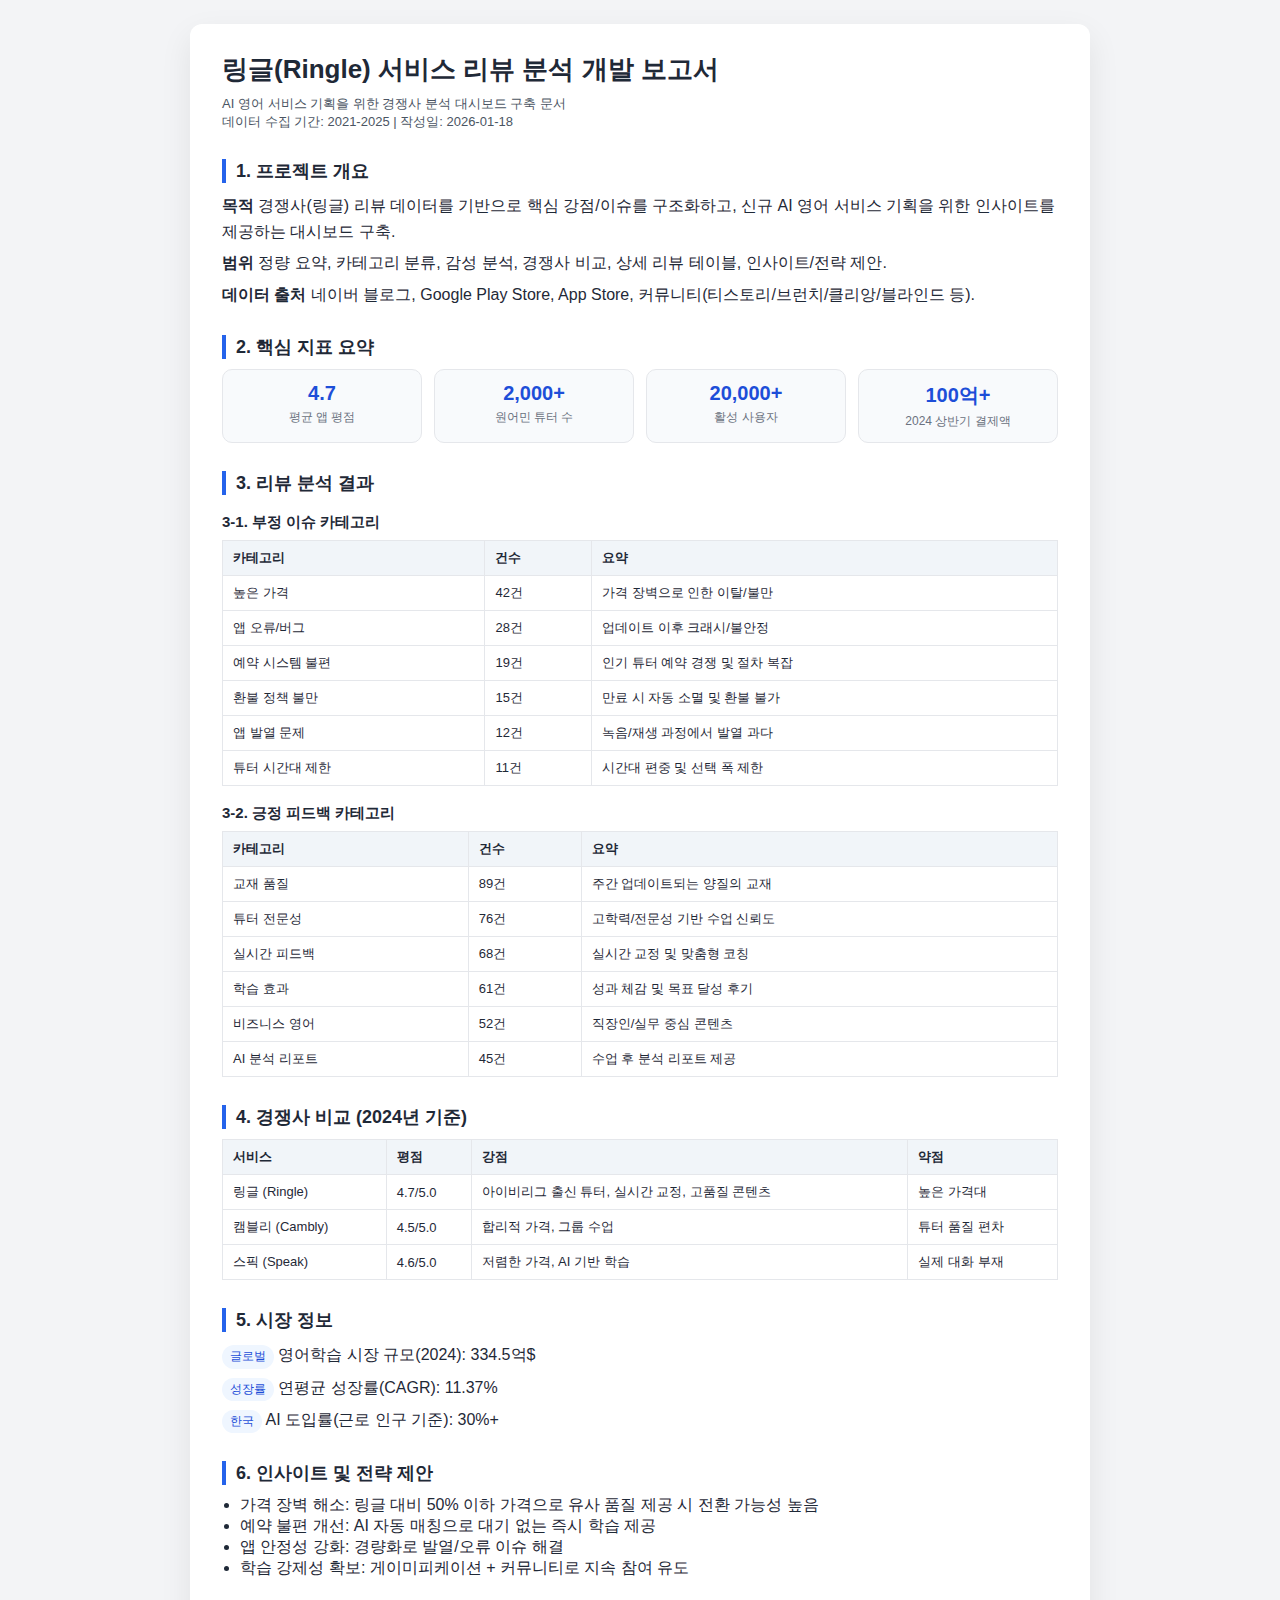
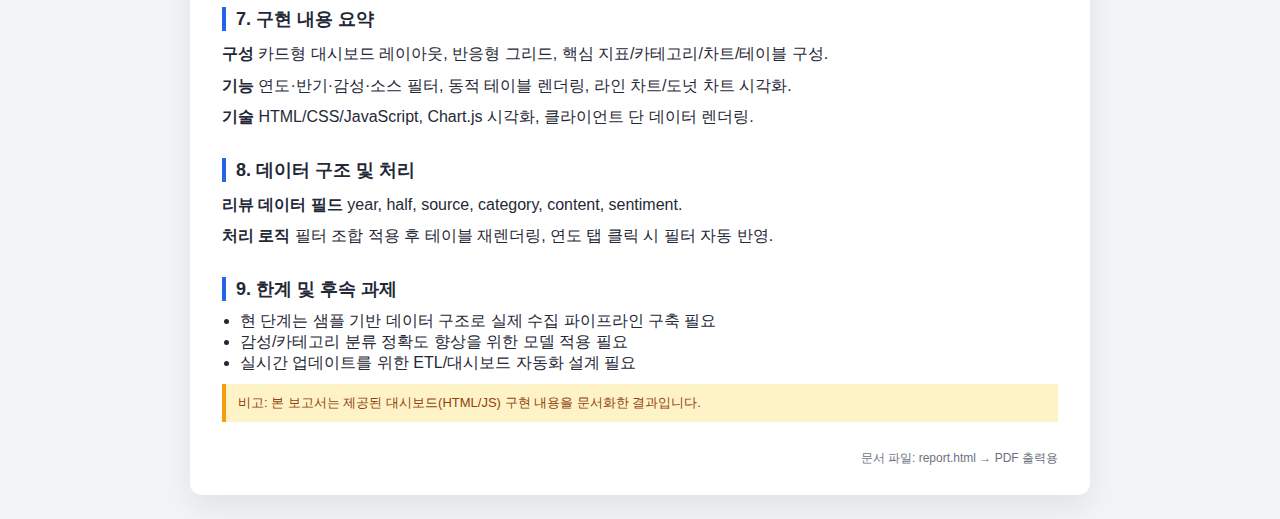
<file: report.html>
﻿<!DOCTYPE html>
<html lang="ko">
<head>
  <meta charset="UTF-8">
  <meta name="viewport" content="width=device-width, initial-scale=1.0">
  <title>링글(Ringle) 서비스 리뷰 분석 개발 보고서</title>
  <style>
    @page { size: A4; margin: 20mm; }
    * { box-sizing: border-box; }
    body {
      font-family: "Malgun Gothic", "Apple SD Gothic Neo", "Noto Sans KR", sans-serif;
      color: #1f2937;
      margin: 0;
      background: #f3f4f6;
    }
    .page {
      max-width: 900px;
      margin: 24px auto;
      background: #ffffff;
      padding: 28px 32px;
      border-radius: 12px;
      box-shadow: 0 12px 32px rgba(0,0,0,0.08);
    }
    h1 { font-size: 26px; margin: 0 0 8px; }
    h2 { font-size: 18px; margin: 28px 0 10px; border-left: 4px solid #2563eb; padding-left: 10px; }
    h3 { font-size: 15px; margin: 18px 0 6px; }
    p { margin: 6px 0; line-height: 1.6; }
    .meta {
      color: #4b5563;
      font-size: 13px;
      margin-bottom: 18px;
    }
    .summary-grid {
      display: grid;
      grid-template-columns: repeat(4, 1fr);
      gap: 12px;
      margin-top: 10px;
    }
    .summary-card {
      background: #f8fafc;
      border: 1px solid #e5e7eb;
      border-radius: 10px;
      padding: 12px;
      text-align: center;
    }
    .summary-value { font-size: 20px; font-weight: 700; color: #1d4ed8; }
    .summary-label { font-size: 12px; color: #6b7280; margin-top: 4px; }
    table {
      width: 100%;
      border-collapse: collapse;
      margin-top: 8px;
      font-size: 13px;
    }
    th, td {
      border: 1px solid #e5e7eb;
      padding: 8px 10px;
      text-align: left;
    }
    th { background: #f1f5f9; }
    .tag {
      display: inline-block;
      padding: 2px 8px;
      border-radius: 999px;
      font-size: 12px;
      background: #eff6ff;
      color: #1d4ed8;
    }
    .list { margin: 6px 0 0 0; padding-left: 18px; }
    .section-note {
      background: #fef3c7;
      border-left: 4px solid #f59e0b;
      padding: 10px 12px;
      margin-top: 10px;
      font-size: 13px;
      color: #92400e;
    }
    .footer {
      margin-top: 28px;
      font-size: 12px;
      color: #6b7280;
      text-align: right;
    }
    @media print {
      body { background: #ffffff; }
      .page { box-shadow: none; margin: 0; border-radius: 0; }
    }
  </style>
</head>
<body>
  <div class="page">
    <h1>링글(Ringle) 서비스 리뷰 분석 개발 보고서</h1>
    <div class="meta">
      AI 영어 서비스 기획을 위한 경쟁사 분석 대시보드 구축 문서<br>
      데이터 수집 기간: 2021-2025 | 작성일: 2026-01-18
    </div>

    <h2>1. 프로젝트 개요</h2>
    <p><strong>목적</strong> 경쟁사(링글) 리뷰 데이터를 기반으로 핵심 강점/이슈를 구조화하고, 신규 AI 영어 서비스 기획을 위한 인사이트를 제공하는 대시보드 구축.</p>
    <p><strong>범위</strong> 정량 요약, 카테고리 분류, 감성 분석, 경쟁사 비교, 상세 리뷰 테이블, 인사이트/전략 제안.</p>
    <p><strong>데이터 출처</strong> 네이버 블로그, Google Play Store, App Store, 커뮤니티(티스토리/브런치/클리앙/블라인드 등).</p>

    <h2>2. 핵심 지표 요약</h2>
    <div class="summary-grid">
      <div class="summary-card">
        <div class="summary-value">4.7</div>
        <div class="summary-label">평균 앱 평점</div>
      </div>
      <div class="summary-card">
        <div class="summary-value">2,000+</div>
        <div class="summary-label">원어민 튜터 수</div>
      </div>
      <div class="summary-card">
        <div class="summary-value">20,000+</div>
        <div class="summary-label">활성 사용자</div>
      </div>
      <div class="summary-card">
        <div class="summary-value">100억+</div>
        <div class="summary-label">2024 상반기 결제액</div>
      </div>
    </div>

    <h2>3. 리뷰 분석 결과</h2>
    <h3>3-1. 부정 이슈 카테고리</h3>
    <table>
      <thead>
        <tr>
          <th>카테고리</th>
          <th>건수</th>
          <th>요약</th>
        </tr>
      </thead>
      <tbody>
        <tr><td>높은 가격</td><td>42건</td><td>가격 장벽으로 인한 이탈/불만</td></tr>
        <tr><td>앱 오류/버그</td><td>28건</td><td>업데이트 이후 크래시/불안정</td></tr>
        <tr><td>예약 시스템 불편</td><td>19건</td><td>인기 튜터 예약 경쟁 및 절차 복잡</td></tr>
        <tr><td>환불 정책 불만</td><td>15건</td><td>만료 시 자동 소멸 및 환불 불가</td></tr>
        <tr><td>앱 발열 문제</td><td>12건</td><td>녹음/재생 과정에서 발열 과다</td></tr>
        <tr><td>튜터 시간대 제한</td><td>11건</td><td>시간대 편중 및 선택 폭 제한</td></tr>
      </tbody>
    </table>

    <h3>3-2. 긍정 피드백 카테고리</h3>
    <table>
      <thead>
        <tr>
          <th>카테고리</th>
          <th>건수</th>
          <th>요약</th>
        </tr>
      </thead>
      <tbody>
        <tr><td>교재 품질</td><td>89건</td><td>주간 업데이트되는 양질의 교재</td></tr>
        <tr><td>튜터 전문성</td><td>76건</td><td>고학력/전문성 기반 수업 신뢰도</td></tr>
        <tr><td>실시간 피드백</td><td>68건</td><td>실시간 교정 및 맞춤형 코칭</td></tr>
        <tr><td>학습 효과</td><td>61건</td><td>성과 체감 및 목표 달성 후기</td></tr>
        <tr><td>비즈니스 영어</td><td>52건</td><td>직장인/실무 중심 콘텐츠</td></tr>
        <tr><td>AI 분석 리포트</td><td>45건</td><td>수업 후 분석 리포트 제공</td></tr>
      </tbody>
    </table>

    <h2>4. 경쟁사 비교 (2024년 기준)</h2>
    <table>
      <thead>
        <tr>
          <th>서비스</th>
          <th>평점</th>
          <th>강점</th>
          <th>약점</th>
        </tr>
      </thead>
      <tbody>
        <tr>
          <td>링글 (Ringle)</td>
          <td>4.7/5.0</td>
          <td>아이비리그 출신 튜터, 실시간 교정, 고품질 콘텐츠</td>
          <td>높은 가격대</td>
        </tr>
        <tr>
          <td>캠블리 (Cambly)</td>
          <td>4.5/5.0</td>
          <td>합리적 가격, 그룹 수업</td>
          <td>튜터 품질 편차</td>
        </tr>
        <tr>
          <td>스픽 (Speak)</td>
          <td>4.6/5.0</td>
          <td>저렴한 가격, AI 기반 학습</td>
          <td>실제 대화 부재</td>
        </tr>
      </tbody>
    </table>

    <h2>5. 시장 정보</h2>
    <p><span class="tag">글로벌</span> 영어학습 시장 규모(2024): 334.5억$</p>
    <p><span class="tag">성장률</span> 연평균 성장률(CAGR): 11.37%</p>
    <p><span class="tag">한국</span> AI 도입률(근로 인구 기준): 30%+</p>

    <h2>6. 인사이트 및 전략 제안</h2>
    <ul class="list">
      <li>가격 장벽 해소: 링글 대비 50% 이하 가격으로 유사 품질 제공 시 전환 가능성 높음</li>
      <li>예약 불편 개선: AI 자동 매칭으로 대기 없는 즉시 학습 제공</li>
      <li>앱 안정성 강화: 경량화로 발열/오류 이슈 해결</li>
      <li>학습 강제성 확보: 게이미피케이션 + 커뮤니티로 지속 참여 유도</li>
    </ul>

    <h2>7. 구현 내용 요약</h2>
    <p><strong>구성</strong> 카드형 대시보드 레이아웃, 반응형 그리드, 핵심 지표/카테고리/차트/테이블 구성.</p>
    <p><strong>기능</strong> 연도·반기·감성·소스 필터, 동적 테이블 렌더링, 라인 차트/도넛 차트 시각화.</p>
    <p><strong>기술</strong> HTML/CSS/JavaScript, Chart.js 시각화, 클라이언트 단 데이터 렌더링.</p>

    <h2>8. 데이터 구조 및 처리</h2>
    <p><strong>리뷰 데이터 필드</strong> year, half, source, category, content, sentiment.</p>
    <p><strong>처리 로직</strong> 필터 조합 적용 후 테이블 재렌더링, 연도 탭 클릭 시 필터 자동 반영.</p>

    <h2>9. 한계 및 후속 과제</h2>
    <ul class="list">
      <li>현 단계는 샘플 기반 데이터 구조로 실제 수집 파이프라인 구축 필요</li>
      <li>감성/카테고리 분류 정확도 향상을 위한 모델 적용 필요</li>
      <li>실시간 업데이트를 위한 ETL/대시보드 자동화 설계 필요</li>
    </ul>
    <div class="section-note">비고: 본 보고서는 제공된 대시보드(HTML/JS) 구현 내용을 문서화한 결과입니다.</div>

    <div class="footer">문서 파일: report.html → PDF 출력용</div>
  </div>
</body>
</html>
</file>
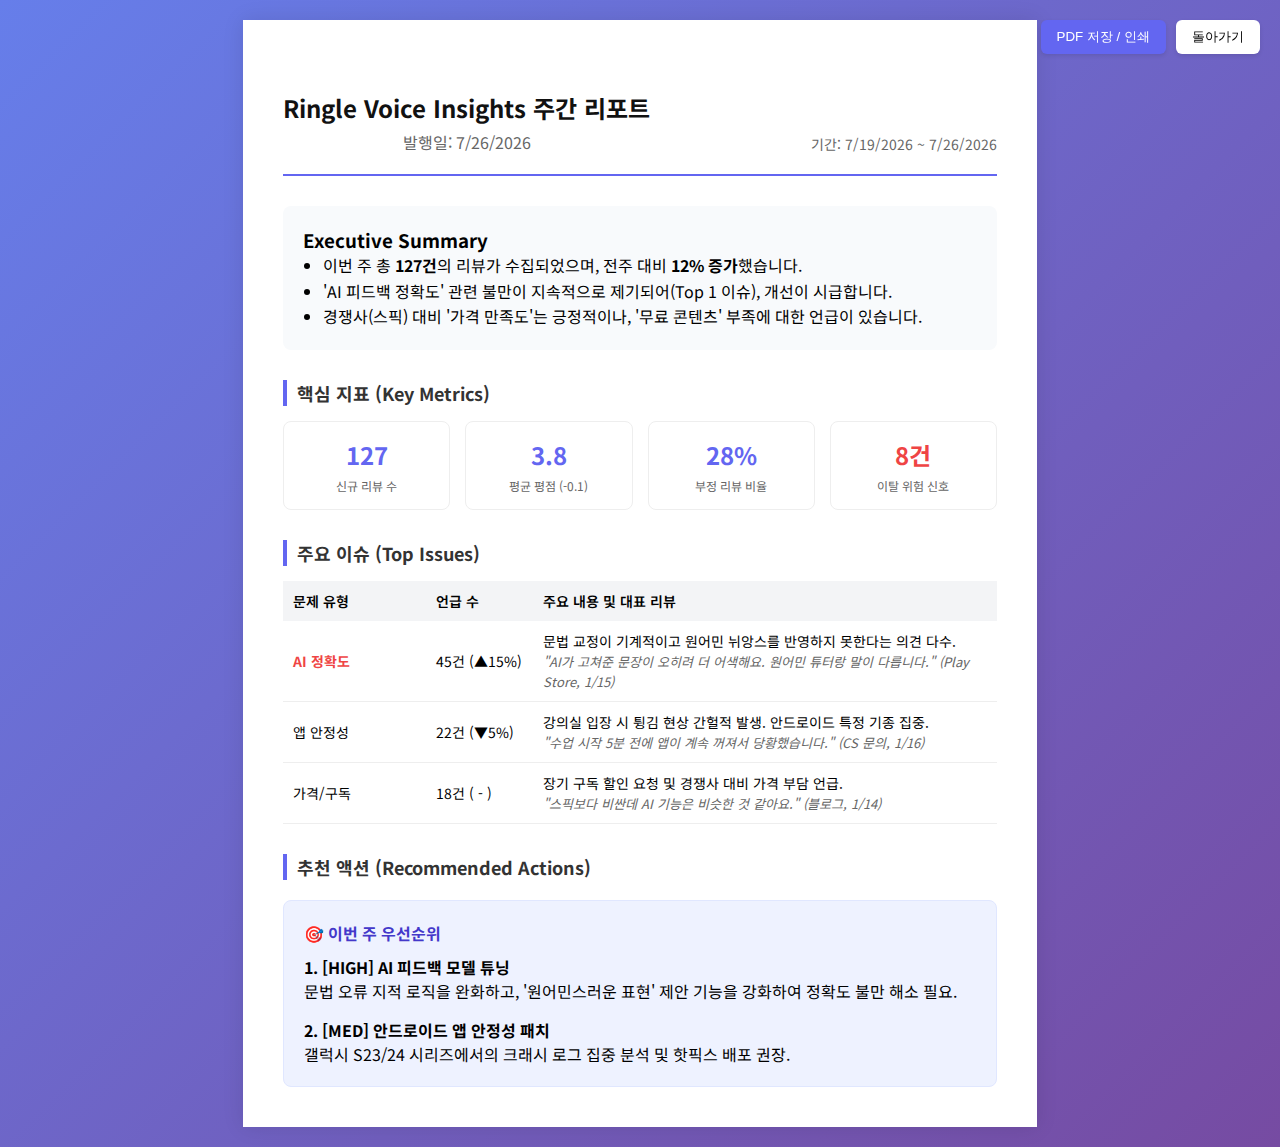
<file: reports.html>
<!DOCTYPE html>
<html lang="ko">
<head>
    <meta charset="UTF-8">
    <meta name="viewport" content="width=device-width, initial-scale=1.0">
    <title>주간 인사이트 리포트 - Ringle Voice Insights</title>
    
    <!-- Fonts & Icons -->
    <link href="https://fonts.googleapis.com/css2?family=Noto+Sans+KR:wght@300;400;500;700&display=swap" rel="stylesheet">
    
    <!-- Styles -->
    <link rel="stylesheet" href="../styles/main.css">
    <style>
        /* Report Specific Styles */
        .report-container {
            max-width: 210mm; /* A4 width */
            margin: 0 auto;
            padding: 40px;
            background: white;
            box-shadow: 0 0 20px rgba(0,0,0,0.1);
        }

        @media print {
            body { background: white; }
            .report-container {
                box-shadow: none;
                padding: 0;
                margin: 0;
                width: 100%;
            }
            .no-print { display: none !important; }
        }

        .report-header {
            border-bottom: 2px solid #6366F1;
            padding-bottom: 20px;
            margin-bottom: 30px;
            display: flex;
            justify-content: space-between;
            align-items: flex-end;
        }

        .report-title {
            font-size: 24px;
            font-weight: 700;
            color: #111;
        }

        .report-meta {
            color: #666;
            font-size: 14px;
        }

        .section-title {
            font-size: 18px;
            font-weight: 700;
            color: #333;
            margin: 30px 0 15px 0;
            padding-left: 10px;
            border-left: 4px solid #6366F1;
        }

        .summary-box {
            background: #f8fafc;
            border-radius: 8px;
            padding: 20px;
            margin-bottom: 20px;
        }

        .kpi-grid {
            display: grid;
            grid-template-columns: repeat(4, 1fr);
            gap: 15px;
            margin-bottom: 30px;
        }

        .kpi-card {
            border: 1px solid #eee;
            border-radius: 8px;
            padding: 15px;
            text-align: center;
        }

        .kpi-value {
            font-size: 24px;
            font-weight: 700;
            color: #6366F1;
            margin-bottom: 5px;
        }

        .kpi-label {
            font-size: 12px;
            color: #666;
        }

        .issue-table {
            width: 100%;
            border-collapse: collapse;
            font-size: 14px;
        }

        .issue-table th {
            background: #f3f4f6;
            padding: 10px;
            text-align: left;
            font-weight: 600;
        }

        .issue-table td {
            padding: 10px;
            border-bottom: 1px solid #eee;
        }

        .action-box {
            border: 1px solid #e0e7ff;
            background: #eef2ff;
            border-radius: 8px;
            padding: 20px;
            margin-top: 20px;
        }

        .action-title {
            font-weight: 700;
            color: #4338ca;
            margin-bottom: 10px;
        }

        .controls {
            position: fixed;
            top: 20px;
            right: 20px;
            display: flex;
            gap: 10px;
        }

        .btn {
            padding: 8px 16px;
            border-radius: 6px;
            cursor: pointer;
            border: none;
            font-weight: 500;
            box-shadow: 0 2px 4px rgba(0,0,0,0.1);
        }
    </style>
</head>
<body>
    <div class="controls no-print">
        <button class="btn" onclick="window.print()" style="background: #6366F1; color: white;">PDF 저장 / 인쇄</button>
        <button class="btn" onclick="history.back()" style="background: white;">돌아가기</button>
    </div>

    <div class="report-container">
        <header class="report-header">
            <div>
                <div class="report-title">Ringle Voice Insights 주간 리포트</div>
                <div style="margin-top: 5px; color: #666;">발행일: <span id="reportDate"></span></div>
            </div>
            <div class="report-meta">
                기간: <span id="periodDate"></span>
            </div>
        </header>

        <div class="summary-box">
            <h3 style="margin-top: 0;">Executive Summary</h3>
            <ul style="margin-bottom: 0; padding-left: 20px; line-height: 1.6;">
                <li>이번 주 총 <strong>127건</strong>의 리뷰가 수집되었으며, 전주 대비 <strong>12% 증가</strong>했습니다.</li>
                <li>'AI 피드백 정확도' 관련 불만이 지속적으로 제기되어(Top 1 이슈), 개선이 시급합니다.</li>
                <li>경쟁사(스픽) 대비 '가격 만족도'는 긍정적이나, '무료 콘텐츠' 부족에 대한 언급이 있습니다.</li>
            </ul>
        </div>

        <div class="section-title">핵심 지표 (Key Metrics)</div>
        <div class="kpi-grid">
            <div class="kpi-card">
                <div class="kpi-value">127</div>
                <div class="kpi-label">신규 리뷰 수</div>
            </div>
            <div class="kpi-card">
                <div class="kpi-value">3.8</div>
                <div class="kpi-label">평균 평점 (-0.1)</div>
            </div>
            <div class="kpi-card">
                <div class="kpi-value">28%</div>
                <div class="kpi-label">부정 리뷰 비율</div>
            </div>
            <div class="kpi-card">
                <div class="kpi-value" style="color: #ef4444;">8건</div>
                <div class="kpi-label">이탈 위험 신호</div>
            </div>
        </div>

        <div class="section-title">주요 이슈 (Top Issues)</div>
        <table class="issue-table">
            <thead>
                <tr>
                    <th width="20%">문제 유형</th>
                    <th width="15%">언급 수</th>
                    <th width="65%">주요 내용 및 대표 리뷰</th>
                </tr>
            </thead>
            <tbody>
                <tr>
                    <td><span style="color: #ef4444; font-weight: bold;">AI 정확도</span></td>
                    <td>45건 (▲15%)</td>
                    <td>
                        문법 교정이 기계적이고 원어민 뉘앙스를 반영하지 못한다는 의견 다수.<br>
                        <em style="color: #666; font-size: 13px;">"AI가 고쳐준 문장이 오히려 더 어색해요. 원어민 튜터랑 말이 다릅니다." (Play Store, 1/15)</em>
                    </td>
                </tr>
                <tr>
                    <td><span>앱 안정성</span></td>
                    <td>22건 (▼5%)</td>
                    <td>
                        강의실 입장 시 튕김 현상 간헐적 발생. 안드로이드 특정 기종 집중.<br>
                        <em style="color: #666; font-size: 13px;">"수업 시작 5분 전에 앱이 계속 꺼져서 당황했습니다." (CS 문의, 1/16)</em>
                    </td>
                </tr>
                <tr>
                    <td><span>가격/구독</span></td>
                    <td>18건 ( - )</td>
                    <td>
                        장기 구독 할인 요청 및 경쟁사 대비 가격 부담 언급.<br>
                        <em style="color: #666; font-size: 13px;">"스픽보다 비싼데 AI 기능은 비슷한 것 같아요." (블로그, 1/14)</em>
                    </td>
                </tr>
            </tbody>
        </table>

        <div class="section-title">추천 액션 (Recommended Actions)</div>
        <div class="action-box">
            <div class="action-title">🎯 이번 주 우선순위</div>
            <div style="margin-bottom: 15px;">
                <strong>1. [HIGH] AI 피드백 모델 튜닝</strong><br>
                문법 오류 지적 로직을 완화하고, '원어민스러운 표현' 제안 기능을 강화하여 정확도 불만 해소 필요.
            </div>
            <div>
                <strong>2. [MED] 안드로이드 앱 안정성 패치</strong><br>
                갤럭시 S23/24 시리즈에서의 크래시 로그 집중 분석 및 핫픽스 배포 권장.
            </div>
        </div>
    </div>

    <script>
        // 날짜 자동 설정
        const today = new Date();
        document.getElementById('reportDate').textContent = today.toLocaleDateString();
        
        const lastWeek = new Date(today.getTime() - 7 * 24 * 60 * 60 * 1000);
        document.getElementById('periodDate').textContent = 
            `${lastWeek.toLocaleDateString()} ~ ${today.toLocaleDateString()}`;
    </script>
</body>
</html>
</file>
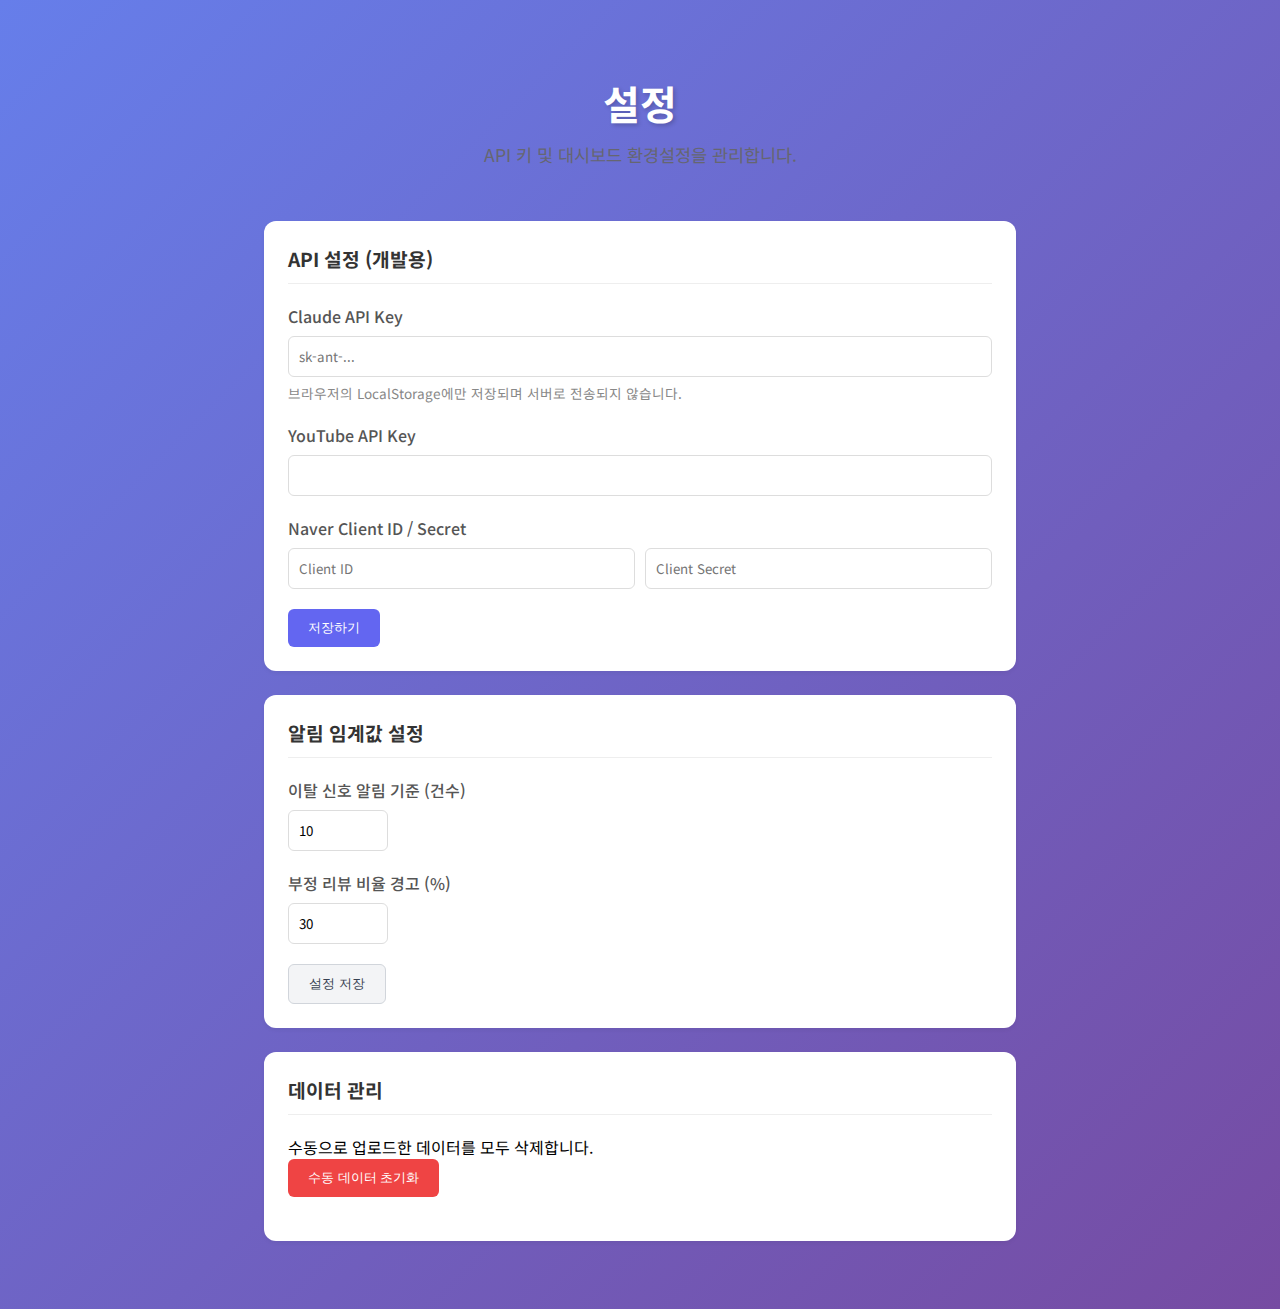
<file: scripts/settings.html>
<!DOCTYPE html>
<html lang="ko">
<head>
    <meta charset="UTF-8">
    <meta name="viewport" content="width=device-width, initial-scale=1.0">
    <title>설정 - Ringle Voice Insights</title>
    
    <!-- Fonts & Icons -->
    <link href="https://fonts.googleapis.com/css2?family=Noto+Sans+KR:wght@300;400;500;700&display=swap" rel="stylesheet">
    
    <!-- Styles -->
    <link rel="stylesheet" href="../styles/main.css">
    <style>
        .settings-container {
            max-width: 800px;
            margin: 0 auto;
            padding: 24px;
        }

        .settings-section {
            background: white;
            border-radius: 12px;
            padding: 24px;
            margin-bottom: 24px;
            box-shadow: 0 2px 4px rgba(0,0,0,0.05);
        }

        .section-header {
            margin-bottom: 20px;
            border-bottom: 1px solid #eee;
            padding-bottom: 10px;
        }

        .section-title {
            font-size: 1.2rem;
            font-weight: 700;
            color: #333;
        }

        .form-group {
            margin-bottom: 20px;
        }

        .form-label {
            display: block;
            margin-bottom: 8px;
            font-weight: 500;
            color: #555;
        }

        .form-input {
            width: 100%;
            padding: 10px;
            border: 1px solid #ddd;
            border-radius: 6px;
            font-family: inherit;
        }

        .form-helper {
            font-size: 0.85rem;
            color: #888;
            margin-top: 6px;
        }

        .btn {
            padding: 10px 20px;
            border-radius: 6px;
            cursor: pointer;
            font-weight: 500;
            border: none;
        }

        .btn-primary {
            background: #6366F1;
            color: white;
        }

        .btn-danger {
            background: #ef4444;
            color: white;
        }

        .btn-secondary {
            background: #f3f4f6;
            color: #374151;
            border: 1px solid #d1d5db;
        }
    </style>
</head>
<body>
    <div class="settings-container">
        <header style="margin-bottom: 24px;">
            <h1>설정</h1>
            <p style="color: #666;">API 키 및 대시보드 환경설정을 관리합니다.</p>
        </header>

        <!-- API 설정 -->
        <div class="settings-section">
            <div class="section-header">
                <h2 class="section-title">API 설정 (개발용)</h2>
            </div>
            <div class="form-group">
                <label class="form-label">Claude API Key</label>
                <input type="password" class="form-input" id="claudeKey" placeholder="sk-ant-...">
                <p class="form-helper">브라우저의 LocalStorage에만 저장되며 서버로 전송되지 않습니다.</p>
            </div>
            <div class="form-group">
                <label class="form-label">YouTube API Key</label>
                <input type="password" class="form-input" id="youtubeKey">
            </div>
            <div class="form-group">
                <label class="form-label">Naver Client ID / Secret</label>
                <div style="display: flex; gap: 10px;">
                    <input type="text" class="form-input" id="naverId" placeholder="Client ID">
                    <input type="password" class="form-input" id="naverSecret" placeholder="Client Secret">
                </div>
            </div>
            <button class="btn btn-primary" onclick="saveApiKeys()">저장하기</button>
        </div>

        <!-- 알림 설정 -->
        <div class="settings-section">
            <div class="section-header">
                <h2 class="section-title">알림 임계값 설정</h2>
            </div>
            <div class="form-group">
                <label class="form-label">이탈 신호 알림 기준 (건수)</label>
                <input type="number" class="form-input" value="10" style="width: 100px;">
            </div>
            <div class="form-group">
                <label class="form-label">부정 리뷰 비율 경고 (%)</label>
                <input type="number" class="form-input" value="30" style="width: 100px;">
            </div>
            <button class="btn btn-secondary">설정 저장</button>
        </div>

        <!-- 데이터 관리 -->
        <div class="settings-section">
            <div class="section-header">
                <h2 class="section-title">데이터 관리</h2>
            </div>
            <div class="form-group">
                <p>수동으로 업로드한 데이터를 모두 삭제합니다.</p>
                <button class="btn btn-danger" onclick="clearManualData()">수동 데이터 초기화</button>
            </div>
        </div>
    </div>

    <script>
        // API 키 저장/로드 로직
        document.addEventListener('DOMContentLoaded', () => {
            document.getElementById('claudeKey').value = localStorage.getItem('CLAUDE_API_KEY') || '';
            document.getElementById('youtubeKey').value = localStorage.getItem('YOUTUBE_API_KEY') || '';
        });

        function saveApiKeys() {
            localStorage.setItem('CLAUDE_API_KEY', document.getElementById('claudeKey').value);
            localStorage.setItem('YOUTUBE_API_KEY', document.getElementById('youtubeKey').value);
            alert('API 키가 저장되었습니다.');
        }

        function clearManualData() {
            if(confirm('정말 모든 수동 데이터를 삭제하시겠습니까?')) {
                localStorage.removeItem('manual_reviews');
                alert('삭제되었습니다.');
            }
        }
    </script>
</body>
</html>
</file>
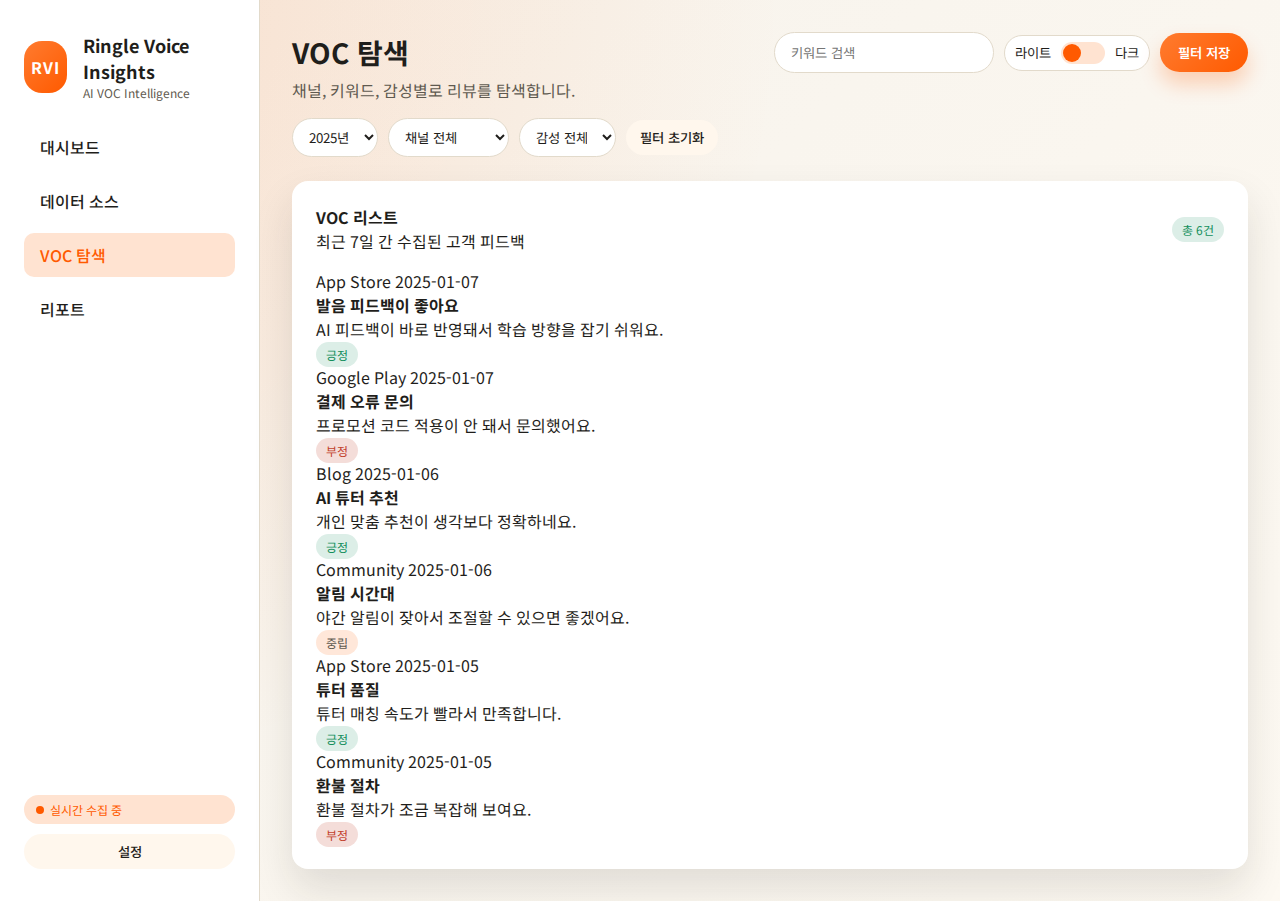
<file: ringle-voice-insights/pages/explore.html>
﻿<!DOCTYPE html>
<html lang="ko">
<head>
  <meta charset="UTF-8" />
  <meta name="viewport" content="width=device-width, initial-scale=1.0" />
  <title>RVI | VOC 탐색</title>
  <link rel="preconnect" href="https://fonts.googleapis.com" />
  <link rel="preconnect" href="https://fonts.gstatic.com" crossorigin />
  <link href="https://fonts.googleapis.com/css2?family=Noto+Sans+KR:wght@300;400;500;700&display=swap" rel="stylesheet" />
  <link rel="stylesheet" href="../styles/variables.css" />
  <link rel="stylesheet" href="../styles/common.css" />
  <link rel="stylesheet" href="../styles/components.css" />
</head>
<body>
  <div class="app" data-theme="light">
    <aside class="sidebar">
      <div class="brand">
        <span class="brand-mark">RVI</span>
        <div>
          <h1>Ringle Voice Insights</h1>
          <p>AI VOC Intelligence</p>
        </div>
      </div>
      <nav class="nav">
        <a class="nav-link" href="../index.html">대시보드</a>
        <a class="nav-link" href="sources.html">데이터 소스</a>
        <a class="nav-link active" href="explore.html">VOC 탐색</a>
        <a class="nav-link" href="reports.html">리포트</a>
      </nav>
      <div class="sidebar-footer">
        <div class="status-pill">
          <span class="dot"></span>
          실시간 수집 중
        </div>
        <button class="ghost" data-action="open-settings">설정</button>
      </div>
    </aside>

    <div class="page">
      <header class="topbar">
        <div>
          <h2>VOC 탐색</h2>
          <p>채널, 키워드, 감성별로 리뷰를 탐색합니다.</p>
        </div>
        <div class="topbar-actions">
          <div class="search">
            <input type="text" placeholder="키워드 검색" data-filter="query" />
          </div>
          <button class="toggle" data-action="toggle-theme" aria-label="테마 전환">
            <span>라이트</span>
            <div class="toggle-track">
              <div class="toggle-thumb"></div>
            </div>
            <span>다크</span>
          </button>
          <button class="primary">필터 저장</button>
        </div>
      </header>

      <main class="content">
        <section class="filter-bar">
          <select data-filter="year">
            <option value="2025">2025년</option>
          </select>
          <select data-filter="channel">
            <option value="">채널 전체</option>
            <option value="App Store">App Store</option>
            <option value="Google Play">Google Play</option>
            <option value="Blog">블로그</option>
            <option value="Community">커뮤니티</option>
          </select>
          <select data-filter="sentiment">
            <option value="">감성 전체</option>
            <option value="positive">긍정</option>
            <option value="neutral">중립</option>
            <option value="negative">부정</option>
          </select>
          <button class="ghost" data-action="reset-filters">필터 초기화</button>
        </section>

        <section class="panel">
          <header>
            <div>
              <h4>VOC 리스트</h4>
              <p>최근 7일 간 수집된 고객 피드백</p>
            </div>
            <span class="status good">총 <span data-filter="count">0</span>건</span>
          </header>
          <div class="review-list" data-section="explore"></div>
        </section>
      </main>
    </div>
  </div>
  <script type="module" src="../scripts/main.js"></script>
</body>
</html>
</file>
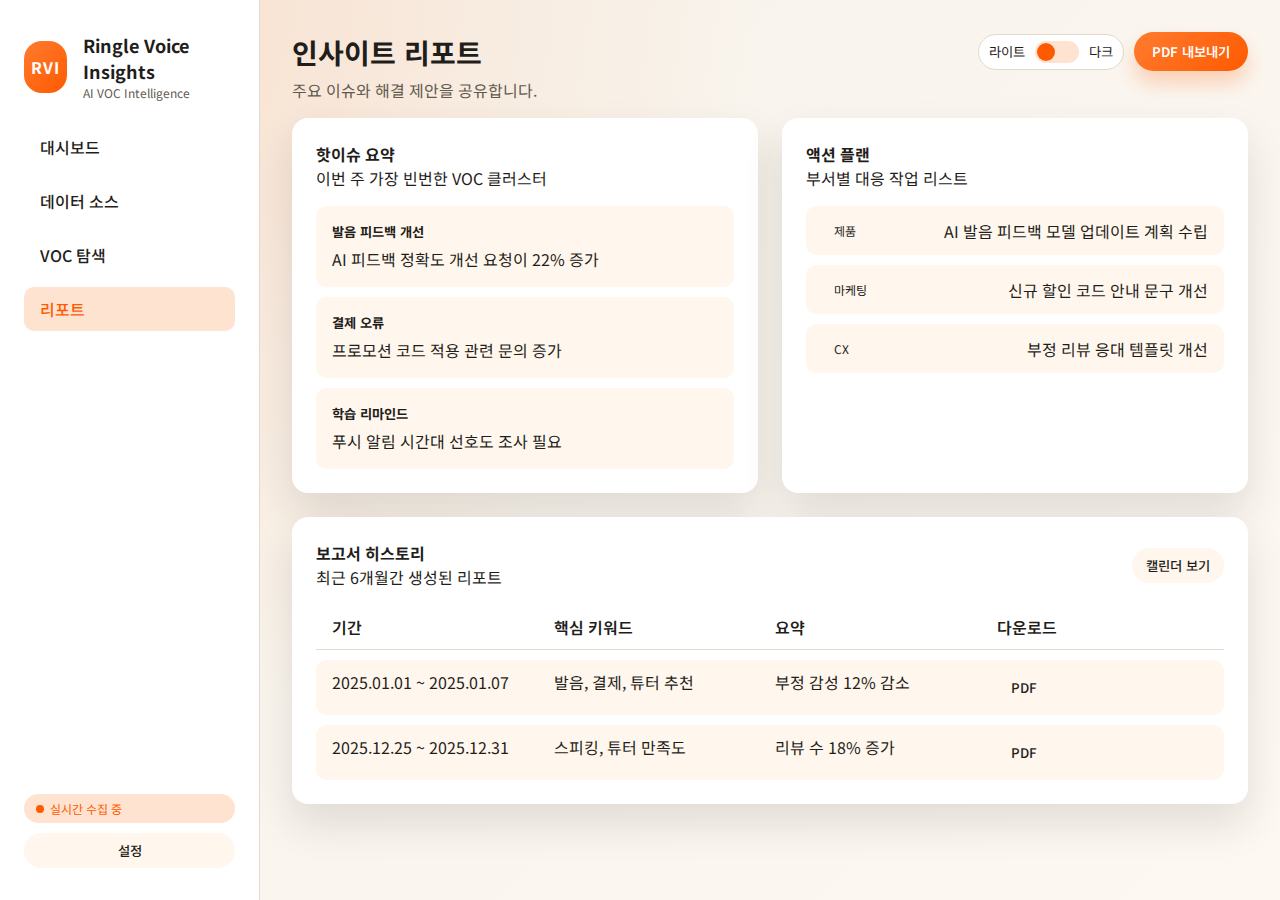
<file: ringle-voice-insights/pages/reports.html>
﻿<!DOCTYPE html>
<html lang="ko">
<head>
  <meta charset="UTF-8" />
  <meta name="viewport" content="width=device-width, initial-scale=1.0" />
  <title>RVI | 인사이트 리포트</title>
  <link rel="preconnect" href="https://fonts.googleapis.com" />
  <link rel="preconnect" href="https://fonts.gstatic.com" crossorigin />
  <link href="https://fonts.googleapis.com/css2?family=Noto+Sans+KR:wght@300;400;500;700&display=swap" rel="stylesheet" />
  <link rel="stylesheet" href="../styles/variables.css" />
  <link rel="stylesheet" href="../styles/common.css" />
  <link rel="stylesheet" href="../styles/components.css" />
</head>
<body>
  <div class="app" data-theme="light">
    <aside class="sidebar">
      <div class="brand">
        <span class="brand-mark">RVI</span>
        <div>
          <h1>Ringle Voice Insights</h1>
          <p>AI VOC Intelligence</p>
        </div>
      </div>
      <nav class="nav">
        <a class="nav-link" href="../index.html">대시보드</a>
        <a class="nav-link" href="sources.html">데이터 소스</a>
        <a class="nav-link" href="explore.html">VOC 탐색</a>
        <a class="nav-link active" href="reports.html">리포트</a>
      </nav>
      <div class="sidebar-footer">
        <div class="status-pill">
          <span class="dot"></span>
          실시간 수집 중
        </div>
        <button class="ghost" data-action="open-settings">설정</button>
      </div>
    </aside>

    <div class="page">
      <header class="topbar">
        <div>
          <h2>인사이트 리포트</h2>
          <p>주요 이슈와 해결 제안을 공유합니다.</p>
        </div>
        <div class="topbar-actions">
          <button class="toggle" data-action="toggle-theme" aria-label="테마 전환">
            <span>라이트</span>
            <div class="toggle-track">
              <div class="toggle-thumb"></div>
            </div>
            <span>다크</span>
          </button>
          <button class="primary">PDF 내보내기</button>
        </div>
      </header>

      <main class="content">
        <section class="grid-two">
          <article class="panel">
            <header>
              <div>
                <h4>핫이슈 요약</h4>
                <p>이번 주 가장 빈번한 VOC 클러스터</p>
              </div>
            </header>
            <div class="card-list">
              <div class="mini-card">
                <h5>발음 피드백 개선</h5>
                <p>AI 피드백 정확도 개선 요청이 22% 증가</p>
              </div>
              <div class="mini-card">
                <h5>결제 오류</h5>
                <p>프로모션 코드 적용 관련 문의 증가</p>
              </div>
              <div class="mini-card">
                <h5>학습 리마인드</h5>
                <p>푸시 알림 시간대 선호도 조사 필요</p>
              </div>
            </div>
          </article>
          <article class="panel">
            <header>
              <div>
                <h4>액션 플랜</h4>
                <p>부서별 대응 작업 리스트</p>
              </div>
            </header>
            <div class="timeline">
              <div class="timeline-item">
                <span class="tag">제품</span>
                <p>AI 발음 피드백 모델 업데이트 계획 수립</p>
              </div>
              <div class="timeline-item">
                <span class="tag">마케팅</span>
                <p>신규 할인 코드 안내 문구 개선</p>
              </div>
              <div class="timeline-item">
                <span class="tag">CX</span>
                <p>부정 리뷰 응대 템플릿 개선</p>
              </div>
            </div>
          </article>
        </section>

        <section class="panel">
          <header>
            <div>
              <h4>보고서 히스토리</h4>
              <p>최근 6개월간 생성된 리포트</p>
            </div>
            <button class="ghost">캘린더 보기</button>
          </header>
          <div class="table">
            <div class="table-row table-head">
              <span>기간</span>
              <span>핵심 키워드</span>
              <span>요약</span>
              <span>다운로드</span>
            </div>
            <div class="table-row">
              <span>2025.01.01 ~ 2025.01.07</span>
              <span>발음, 결제, 튜터 추천</span>
              <span>부정 감성 12% 감소</span>
              <span><button class="ghost">PDF</button></span>
            </div>
            <div class="table-row">
              <span>2025.12.25 ~ 2025.12.31</span>
              <span>스피킹, 튜터 만족도</span>
              <span>리뷰 수 18% 증가</span>
              <span><button class="ghost">PDF</button></span>
            </div>
          </div>
        </section>
      </main>
    </div>
  </div>
  <script type="module" src="../scripts/main.js"></script>
</body>
</html>
</file>
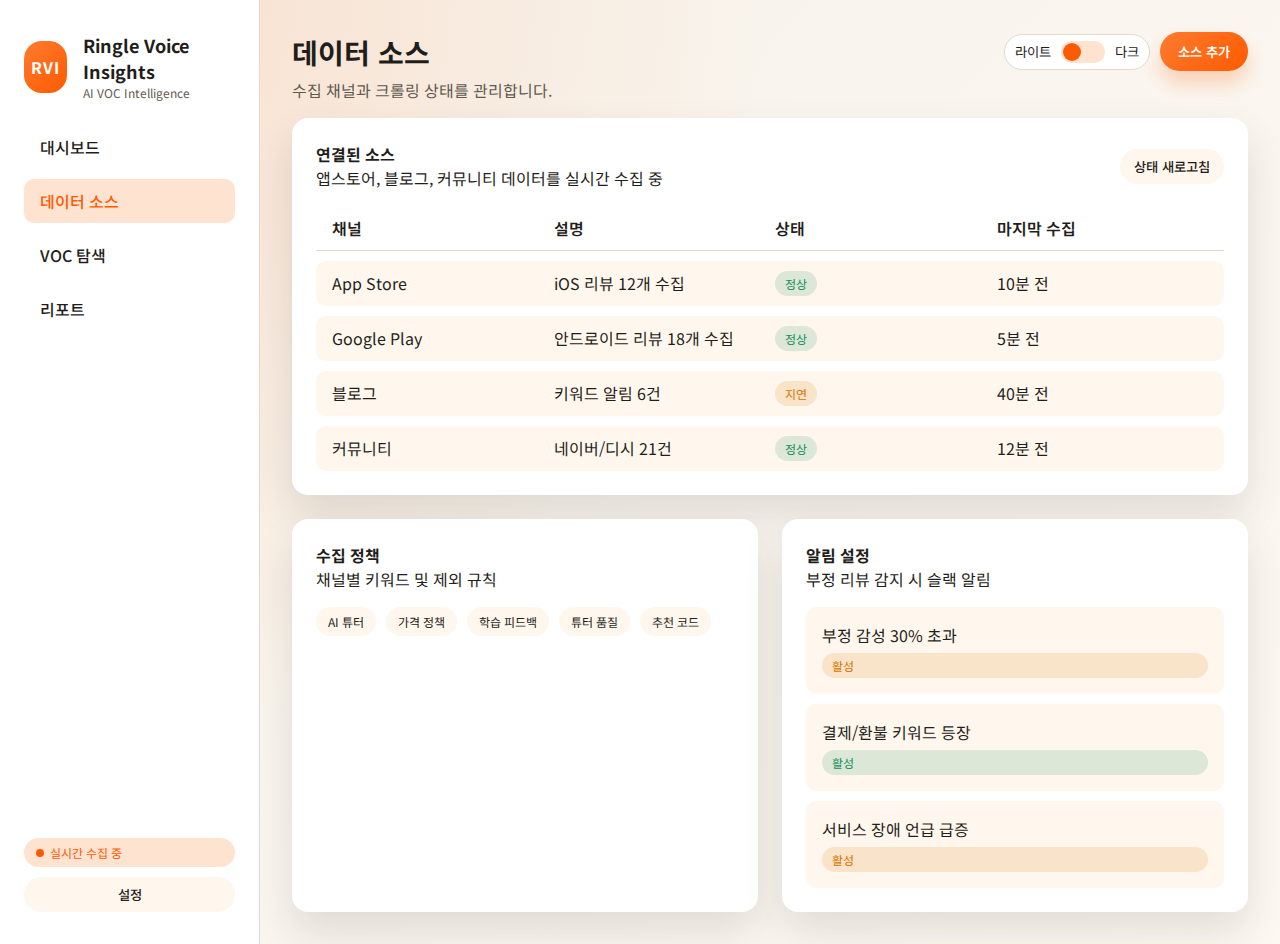
<file: ringle-voice-insights/pages/sources.html>
﻿<!DOCTYPE html>
<html lang="ko">
<head>
  <meta charset="UTF-8" />
  <meta name="viewport" content="width=device-width, initial-scale=1.0" />
  <title>RVI | 데이터 소스</title>
  <link rel="preconnect" href="https://fonts.googleapis.com" />
  <link rel="preconnect" href="https://fonts.gstatic.com" crossorigin />
  <link href="https://fonts.googleapis.com/css2?family=Noto+Sans+KR:wght@300;400;500;700&display=swap" rel="stylesheet" />
  <link rel="stylesheet" href="../styles/variables.css" />
  <link rel="stylesheet" href="../styles/common.css" />
  <link rel="stylesheet" href="../styles/components.css" />
</head>
<body>
  <div class="app" data-theme="light">
    <aside class="sidebar">
      <div class="brand">
        <span class="brand-mark">RVI</span>
        <div>
          <h1>Ringle Voice Insights</h1>
          <p>AI VOC Intelligence</p>
        </div>
      </div>
      <nav class="nav">
        <a class="nav-link" href="../index.html">대시보드</a>
        <a class="nav-link active" href="sources.html">데이터 소스</a>
        <a class="nav-link" href="explore.html">VOC 탐색</a>
        <a class="nav-link" href="reports.html">리포트</a>
      </nav>
      <div class="sidebar-footer">
        <div class="status-pill">
          <span class="dot"></span>
          실시간 수집 중
        </div>
        <button class="ghost" data-action="open-settings">설정</button>
      </div>
    </aside>

    <div class="page">
      <header class="topbar">
        <div>
          <h2>데이터 소스</h2>
          <p>수집 채널과 크롤링 상태를 관리합니다.</p>
        </div>
        <div class="topbar-actions">
          <button class="toggle" data-action="toggle-theme" aria-label="테마 전환">
            <span>라이트</span>
            <div class="toggle-track">
              <div class="toggle-thumb"></div>
            </div>
            <span>다크</span>
          </button>
          <button class="primary">소스 추가</button>
        </div>
      </header>

      <main class="content">
        <section class="panel">
          <header>
            <div>
              <h4>연결된 소스</h4>
              <p>앱스토어, 블로그, 커뮤니티 데이터를 실시간 수집 중</p>
            </div>
            <button class="ghost">상태 새로고침</button>
          </header>
          <div class="table">
            <div class="table-row table-head">
              <span>채널</span>
              <span>설명</span>
              <span>상태</span>
              <span>마지막 수집</span>
            </div>
            <div class="table-row">
              <span>App Store</span>
              <span>iOS 리뷰 12개 수집</span>
              <span class="status good">정상</span>
              <span>10분 전</span>
            </div>
            <div class="table-row">
              <span>Google Play</span>
              <span>안드로이드 리뷰 18개 수집</span>
              <span class="status good">정상</span>
              <span>5분 전</span>
            </div>
            <div class="table-row">
              <span>블로그</span>
              <span>키워드 알림 6건</span>
              <span class="status warn">지연</span>
              <span>40분 전</span>
            </div>
            <div class="table-row">
              <span>커뮤니티</span>
              <span>네이버/디시 21건</span>
              <span class="status good">정상</span>
              <span>12분 전</span>
            </div>
          </div>
        </section>

        <section class="grid-two">
          <article class="panel">
            <header>
              <div>
                <h4>수집 정책</h4>
                <p>채널별 키워드 및 제외 규칙</p>
              </div>
            </header>
            <div class="tag-group">
              <span class="tag">AI 튜터</span>
              <span class="tag">가격 정책</span>
              <span class="tag">학습 피드백</span>
              <span class="tag">튜터 품질</span>
              <span class="tag">추천 코드</span>
            </div>
          </article>
          <article class="panel">
            <header>
              <div>
                <h4>알림 설정</h4>
                <p>부정 리뷰 감지 시 슬랙 알림</p>
              </div>
            </header>
            <div class="card-list">
              <div class="mini-card">
                <p>부정 감성 30% 초과</p>
                <span class="status warn">활성</span>
              </div>
              <div class="mini-card">
                <p>결제/환불 키워드 등장</p>
                <span class="status good">활성</span>
              </div>
              <div class="mini-card">
                <p>서비스 장애 언급 급증</p>
                <span class="status warn">활성</span>
              </div>
            </div>
          </article>
        </section>
      </main>
    </div>
  </div>
  <script type="module" src="../scripts/main.js"></script>
</body>
</html>
</file>
<file: styles/main.css>
/* 링글 리뷰 분석 대시보드 - 메인 스타일시트 */

/* ========================================
   1. 기본 리셋 및 변수
   ======================================== */
:root {
    --primary-gradient: linear-gradient(135deg, #667eea 0%, #764ba2 100%);
    --primary-color: #667eea;
    --secondary-color: #764ba2;
    --positive-color: #4caf50;
    --negative-color: #f44336;
    --neutral-color: #ff9800;
    --text-primary: #333;
    --text-secondary: #666;
    --text-light: #555;
    --bg-light: #f8f9fa;
    --bg-card: #ffffff;
    --border-color: #f0f0f0;
    --shadow-card: 0 10px 40px rgba(0,0,0,0.1);
    --radius-sm: 6px;
    --radius-md: 8px;
    --radius-lg: 12px;
    --radius-xl: 16px;
    --radius-round: 20px;
}

* {
    margin: 0;
    padding: 0;
    box-sizing: border-box;
}

body {
    font-family: 'Noto Sans KR', sans-serif;
    background: var(--primary-gradient);
    min-height: 100vh;
    padding: 20px;
}

/* ========================================
   2. 레이아웃
   ======================================== */
.container {
    max-width: 1400px;
    margin: 0 auto;
}

.dashboard-grid {
    display: grid;
    grid-template-columns: repeat(auto-fit, minmax(300px, 1fr));
    gap: 20px;
    margin-top: 20px;
}

.full-width {
    grid-column: 1 / -1;
}

/* ========================================
   3. 헤더
   ======================================== */
header {
    text-align: center;
    color: white;
    padding: 30px 0;
}

header h1 {
    font-size: 2.5rem;
    margin-bottom: 10px;
    text-shadow: 2px 2px 4px rgba(0,0,0,0.2);
}

header p {
    font-size: 1.1rem;
    opacity: 0.9;
}

/* ========================================
   4. 카드 컴포넌트
   ======================================== */
.card {
    background: var(--bg-card);
    border-radius: var(--radius-xl);
    padding: 24px;
    box-shadow: var(--shadow-card);
    transition: transform 0.3s ease;
}

.card:hover {
    transform: translateY(-5px);
}

.card-header {
    display: flex;
    justify-content: space-between;
    align-items: center;
    margin-bottom: 20px;
    padding-bottom: 15px;
    border-bottom: 2px solid var(--border-color);
}

.card-title {
    font-size: 1.2rem;
    font-weight: 600;
    color: var(--text-primary);
}

.card-badge {
    background: var(--primary-gradient);
    color: white;
    padding: 5px 12px;
    border-radius: var(--radius-round);
    font-size: 0.8rem;
}

/* ========================================
   5. 통계 그리드
   ======================================== */
.stats-grid {
    display: grid;
    grid-template-columns: repeat(4, 1fr);
    gap: 15px;
}

.stat-item {
    text-align: center;
    padding: 20px;
    background: linear-gradient(135deg, #f5f7fa, #e4e8ec);
    border-radius: var(--radius-lg);
}

.stat-value {
    font-size: 2rem;
    font-weight: 700;
    color: var(--primary-color);
}

.stat-label {
    font-size: 0.9rem;
    color: var(--text-secondary);
    margin-top: 5px;
}

/* ========================================
   6. 카테고리 목록
   ======================================== */
.category-list {
    list-style: none;
}

.category-item {
    display: flex;
    justify-content: space-between;
    align-items: center;
    padding: 12px 0;
    border-bottom: 1px solid var(--border-color);
}

.category-item:last-child {
    border-bottom: none;
}

.category-name {
    display: flex;
    align-items: center;
    gap: 10px;
}

.category-icon {
    width: 32px;
    height: 32px;
    border-radius: var(--radius-md);
    display: flex;
    align-items: center;
    justify-content: center;
    font-size: 1.2rem;
}

.positive { background: #e8f5e9; }
.negative { background: #ffebee; }
.neutral { background: #fff3e0; }

.category-count {
    background: var(--border-color);
    padding: 4px 12px;
    border-radius: var(--radius-lg);
    font-size: 0.85rem;
    font-weight: 500;
}

/* ========================================
   7. 테이블
   ======================================== */
.review-table {
    width: 100%;
    border-collapse: collapse;
}

.review-table th,
.review-table td {
    padding: 12px;
    text-align: left;
    border-bottom: 1px solid var(--border-color);
}

.review-table th {
    background: var(--bg-light);
    font-weight: 600;
    color: var(--text-light);
}

.review-table tr:hover {
    background: var(--bg-light);
}

/* ========================================
   8. 뱃지
   ======================================== */
.sentiment-badge {
    padding: 4px 10px;
    border-radius: var(--radius-lg);
    font-size: 0.8rem;
    font-weight: 500;
}

.sentiment-positive {
    background: #c8e6c9;
    color: #2e7d32;
}

.sentiment-negative {
    background: #ffcdd2;
    color: #c62828;
}

.sentiment-neutral {
    background: #ffe0b2;
    color: #ef6c00;
}

.source-badge {
    padding: 4px 8px;
    border-radius: var(--radius-sm);
    font-size: 0.75rem;
    background: #e3f2fd;
    color: #1976d2;
}

/* ========================================
   9. 타임라인 탭
   ======================================== */
.timeline-section {
    margin-top: 20px;
}

.timeline-tabs {
    display: flex;
    gap: 10px;
    margin-bottom: 20px;
    flex-wrap: wrap;
}

.timeline-tab {
    padding: 10px 20px;
    border: none;
    background: var(--border-color);
    border-radius: var(--radius-md);
    cursor: pointer;
    font-family: inherit;
    font-size: 0.9rem;
    transition: all 0.3s ease;
}

.timeline-tab.active {
    background: var(--primary-gradient);
    color: white;
}

.timeline-tab:hover:not(.active) {
    background: #e0e0e0;
}

/* ========================================
   10. 인사이트 박스
   ======================================== */
.insight-box {
    background: linear-gradient(135deg, #e3f2fd, #f3e5f5);
    border-radius: var(--radius-lg);
    padding: 20px;
    margin-top: 15px;
}

.insight-title {
    font-weight: 600;
    color: var(--text-primary);
    margin-bottom: 10px;
}

.insight-list {
    list-style: none;
}

.insight-item {
    padding: 8px 0;
    padding-left: 20px;
    position: relative;
    color: var(--text-light);
}

.insight-item::before {
    content: "→";
    position: absolute;
    left: 0;
    color: var(--primary-color);
}

/* ========================================
   11. 차트 컨테이너
   ======================================== */
.chart-container {
    position: relative;
    height: 300px;
}

/* ========================================
   12. 필터 섹션
   ======================================== */
.filter-section {
    display: flex;
    gap: 15px;
    margin-bottom: 20px;
    flex-wrap: wrap;
}

.filter-select {
    padding: 10px 15px;
    border: 2px solid #e0e0e0;
    border-radius: var(--radius-md);
    font-family: inherit;
    font-size: 0.9rem;
    cursor: pointer;
    background: white;
}

.filter-select:focus {
    outline: none;
    border-color: var(--primary-color);
}

/* ========================================
   13. 경쟁사 비교
   ======================================== */
.competitor-comparison {
    display: grid;
    grid-template-columns: repeat(3, 1fr);
    gap: 15px;
}

.competitor-card {
    text-align: center;
    padding: 20px;
    border-radius: var(--radius-lg);
    background: var(--bg-light);
}

.competitor-name {
    font-weight: 600;
    font-size: 1.1rem;
    margin-bottom: 10px;
}

.competitor-rating {
    font-size: 2rem;
    font-weight: 700;
    margin-bottom: 5px;
}

.ringle { color: var(--primary-color); }
.cambly { color: #ff6b6b; }
.speak { color: #4ecdc4; }

/* ========================================
   14. 시장 정보
   ======================================== */
.market-info {
    background: linear-gradient(135deg, #1a1a2e, #16213e);
    color: white;
    padding: 25px;
    border-radius: var(--radius-lg);
    margin-top: 20px;
}

.market-info h3 {
    margin-bottom: 15px;
}

.market-stats {
    display: grid;
    grid-template-columns: repeat(3, 1fr);
    gap: 20px;
}

.market-stat {
    text-align: center;
}

.market-stat-value {
    font-size: 1.8rem;
    font-weight: 700;
    color: var(--primary-color);
}

.market-stat-label {
    font-size: 0.85rem;
    opacity: 0.8;
    margin-top: 5px;
}

/* ========================================
   15. 추천 섹션
   ======================================== */
.recommendation-section {
    background: linear-gradient(135deg, #fff9c4, #ffe082);
    border-radius: var(--radius-lg);
    padding: 20px;
    margin-top: 20px;
}

.recommendation-title {
    font-weight: 600;
    color: #f57c00;
    margin-bottom: 15px;
    font-size: 1.1rem;
}

.recommendation-grid {
    display: grid;
    grid-template-columns: repeat(2, 1fr);
    gap: 15px;
}

.recommendation-item {
    background: white;
    padding: 15px;
    border-radius: 10px;
    border-left: 4px solid var(--primary-color);
}

.recommendation-item h4 {
    color: var(--text-primary);
    margin-bottom: 8px;
}

.recommendation-item p {
    color: var(--text-secondary);
    font-size: 0.9rem;
}

/* ========================================
   16. 푸터
   ======================================== */
footer {
    text-align: center;
    color: white;
    padding: 30px;
    opacity: 0.8;
}

footer p {
    margin-top: 10px;
}

/* ========================================
   17. 반응형 디자인
   ======================================== */
@media (max-width: 768px) {
    .stats-grid {
        grid-template-columns: repeat(2, 1fr);
    }

    .competitor-comparison {
        grid-template-columns: 1fr;
    }

    .market-stats {
        grid-template-columns: 1fr;
    }

    header h1 {
        font-size: 1.8rem;
    }

    .recommendation-grid {
        grid-template-columns: 1fr;
    }
}
</file>
<file: ringle-voice-insights/styles/variables.css>
﻿:root {
  --font-family: "Noto Sans KR", sans-serif;
  --bg: #f6f2eb;
  --bg-alt: #fdf9f2;
  --surface: #ffffff;
  --surface-alt: #fff7ed;
  --text: #1f1e1b;
  --text-muted: #5f5a50;
  --border: #e2dacb;
  --accent: #ff7b2f;
  --accent-strong: #ff5a00;
  --accent-soft: #ffe3d1;
  --success: #148f5c;
  --warning: #d67500;
  --danger: #c2412c;
  --shadow: 0 20px 40px rgba(31, 30, 27, 0.12);
  --radius: 16px;
  --radius-sm: 10px;
  --space-1: 6px;
  --space-2: 10px;
  --space-3: 16px;
  --space-4: 24px;
  --space-5: 32px;
  --space-6: 40px;
  --transition: 200ms ease;
}

[data-theme="dark"] {
  --bg: #151310;
  --bg-alt: #1b1916;
  --surface: #221f1b;
  --surface-alt: #2a2621;
  --text: #f7f2ea;
  --text-muted: #c6bdb2;
  --border: #3a332c;
  --accent: #ff8747;
  --accent-strong: #ff6a1a;
  --accent-soft: #3a2a1b;
  --success: #4dd493;
  --warning: #ffc064;
  --danger: #ff8b75;
  --shadow: 0 18px 32px rgba(0, 0, 0, 0.35);
}
</file>
<file: ringle-voice-insights/styles/common.css>
﻿* {
  box-sizing: border-box;
  margin: 0;
  padding: 0;
}

body {
  font-family: var(--font-family);
  background: radial-gradient(circle at top left, rgba(255, 123, 47, 0.18), transparent 50%),
    linear-gradient(135deg, var(--bg), var(--bg-alt));
  color: var(--text);
  min-height: 100vh;
}

a {
  color: inherit;
  text-decoration: none;
}

button,
input,
select {
  font-family: inherit;
  border: none;
  outline: none;
  background: none;
  color: inherit;
}

.app {
  display: grid;
  grid-template-columns: 260px 1fr;
  min-height: 100vh;
}

.sidebar {
  display: flex;
  flex-direction: column;
  gap: var(--space-4);
  padding: var(--space-5) var(--space-4);
  border-right: 1px solid var(--border);
  background: var(--surface);
}

.brand {
  display: flex;
  gap: var(--space-3);
  align-items: center;
}

.brand-mark {
  width: 52px;
  height: 52px;
  border-radius: 18px;
  background: linear-gradient(135deg, var(--accent), var(--accent-strong));
  display: grid;
  place-items: center;
  color: white;
  font-weight: 700;
  letter-spacing: 1px;
}

.brand h1 {
  font-size: 18px;
  font-weight: 700;
}

.brand p {
  font-size: 12px;
  color: var(--text-muted);
}

.nav {
  display: flex;
  flex-direction: column;
  gap: var(--space-2);
}

.nav-link {
  padding: var(--space-2) var(--space-3);
  border-radius: var(--radius-sm);
  background: transparent;
  transition: var(--transition);
  font-weight: 500;
}

.nav-link:hover,
.nav-link.active {
  background: var(--accent-soft);
  color: var(--accent-strong);
}

.sidebar-footer {
  margin-top: auto;
  display: flex;
  flex-direction: column;
  gap: var(--space-2);
}

.page {
  display: flex;
  flex-direction: column;
}

.topbar {
  display: flex;
  justify-content: space-between;
  align-items: flex-start;
  gap: var(--space-4);
  padding: var(--space-5) var(--space-5) var(--space-3);
}

.topbar h2 {
  font-size: 28px;
  margin-bottom: var(--space-1);
}

.topbar p {
  color: var(--text-muted);
}

.topbar-actions {
  display: flex;
  gap: var(--space-2);
  align-items: center;
}

.content {
  display: flex;
  flex-direction: column;
  gap: var(--space-4);
  padding: 0 var(--space-5) var(--space-5);
}

.panel {
  background: var(--surface);
  border-radius: var(--radius);
  padding: var(--space-4);
  box-shadow: var(--shadow);
  display: flex;
  flex-direction: column;
  gap: var(--space-3);
}

.panel header {
  display: flex;
  justify-content: space-between;
  align-items: center;
  gap: var(--space-3);
}

.grid-two {
  display: grid;
  grid-template-columns: repeat(auto-fit, minmax(280px, 1fr));
  gap: var(--space-4);
}

.table {
  display: grid;
  gap: var(--space-2);
}

.table-row {
  display: grid;
  grid-template-columns: repeat(4, minmax(0, 1fr));
  gap: var(--space-2);
  padding: var(--space-2) var(--space-3);
  border-radius: var(--radius-sm);
  background: var(--surface-alt);
}

.table-head {
  font-weight: 600;
  background: transparent;
  border-bottom: 1px solid var(--border);
  border-radius: 0;
}

.status-pill {
  display: inline-flex;
  align-items: center;
  gap: var(--space-1);
  padding: 6px 12px;
  border-radius: 999px;
  background: var(--accent-soft);
  color: var(--accent-strong);
  font-size: 12px;
}

.status-pill .dot {
  width: 8px;
  height: 8px;
  border-radius: 50%;
  background: var(--accent-strong);
}

.status {
  padding: 4px 10px;
  border-radius: 999px;
  font-size: 12px;
  justify-self: start;
}

.status.good {
  background: rgba(20, 143, 92, 0.15);
  color: var(--success);
}

.status.warn {
  background: rgba(214, 117, 0, 0.15);
  color: var(--warning);
}

.status.positive {
  background: rgba(20, 143, 92, 0.15);
  color: var(--success);
}

.status.neutral {
  background: rgba(255, 123, 47, 0.18);
  color: var(--text-muted);
}

.status.negative {
  background: rgba(194, 65, 44, 0.18);
  color: var(--danger);
}

.search input {
  background: var(--surface);
  border: 1px solid var(--border);
  border-radius: 999px;
  padding: 10px 16px;
  min-width: 220px;
}

.filter-bar {
  display: flex;
  flex-wrap: wrap;
  gap: var(--space-2);
  align-items: center;
}

.filter-bar select {
  background: var(--surface);
  border: 1px solid var(--border);
  border-radius: 999px;
  padding: 8px 12px;
}

.loading {
  position: fixed;
  inset: 0;
  background: rgba(0, 0, 0, 0.4);
  color: white;
  display: grid;
  place-items: center;
  gap: var(--space-2);
  opacity: 0;
  pointer-events: none;
  transition: var(--transition);
}

.loading.active {
  opacity: 1;
  pointer-events: all;
}

.spinner {
  width: 52px;
  height: 52px;
  border-radius: 50%;
  border: 4px solid rgba(255, 255, 255, 0.4);
  border-top-color: white;
  animation: spin 1s linear infinite;
}

@keyframes spin {
  to {
    transform: rotate(360deg);
  }
}

@media (max-width: 1024px) {
  .app {
    grid-template-columns: 1fr;
  }

  .sidebar {
    flex-direction: row;
    align-items: center;
    flex-wrap: wrap;
    gap: var(--space-3);
  }

  .topbar {
    flex-direction: column;
    align-items: flex-start;
  }
}

@media (max-width: 768px) {
  .sidebar {
    position: sticky;
    top: 0;
    z-index: 10;
  }

  .topbar-actions {
    flex-wrap: wrap;
  }

  .table-row {
    grid-template-columns: 1fr;
  }
}
</file>
<file: ringle-voice-insights/styles/components.css>
﻿.primary {
  background: linear-gradient(135deg, var(--accent), var(--accent-strong));
  color: white;
  padding: 10px 18px;
  border-radius: 999px;
  font-weight: 600;
  box-shadow: 0 12px 20px rgba(255, 90, 0, 0.25);
  transition: transform var(--transition);
}

.primary:hover {
  transform: translateY(-2px);
}

.ghost {
  background: var(--surface-alt);
  border-radius: 999px;
  padding: 8px 14px;
  font-weight: 500;
}

.chip {
  background: var(--accent-soft);
  color: var(--accent-strong);
  border-radius: 999px;
  padding: 8px 16px;
}

.toggle {
  display: inline-flex;
  gap: var(--space-2);
  align-items: center;
  background: var(--surface);
  border-radius: 999px;
  padding: 6px 10px;
  border: 1px solid var(--border);
}

.toggle-track {
  width: 44px;
  height: 22px;
  border-radius: 999px;
  background: var(--accent-soft);
  position: relative;
}

.toggle-thumb {
  width: 18px;
  height: 18px;
  border-radius: 50%;
  background: var(--accent-strong);
  position: absolute;
  top: 2px;
  left: 2px;
  transition: transform var(--transition);
}

[data-theme="dark"] .toggle-thumb {
  transform: translateX(22px);
}

.pill-group {
  display: flex;
  gap: var(--space-1);
}

.pill {
  background: var(--surface-alt);
  border-radius: 999px;
  padding: 6px 12px;
  font-size: 12px;
}

.pill.active {
  background: var(--accent-strong);
  color: white;
}

.tag-group {
  display: flex;
  flex-wrap: wrap;
  gap: var(--space-2);
}

.tag {
  background: var(--surface-alt);
  border-radius: 999px;
  padding: 6px 12px;
  font-size: 12px;
}

.card-list {
  display: flex;
  flex-direction: column;
  gap: var(--space-2);
}

.mini-card {
  background: var(--surface-alt);
  border-radius: var(--radius-sm);
  padding: var(--space-3);
  display: flex;
  flex-direction: column;
  gap: var(--space-1);
}

.timeline {
  display: flex;
  flex-direction: column;
  gap: var(--space-2);
}

.timeline-item {
  display: flex;
  align-items: center;
  justify-content: space-between;
  gap: var(--space-3);
  padding: var(--space-2) var(--space-3);
  border-radius: var(--radius-sm);
  background: var(--surface-alt);
}
</file>
